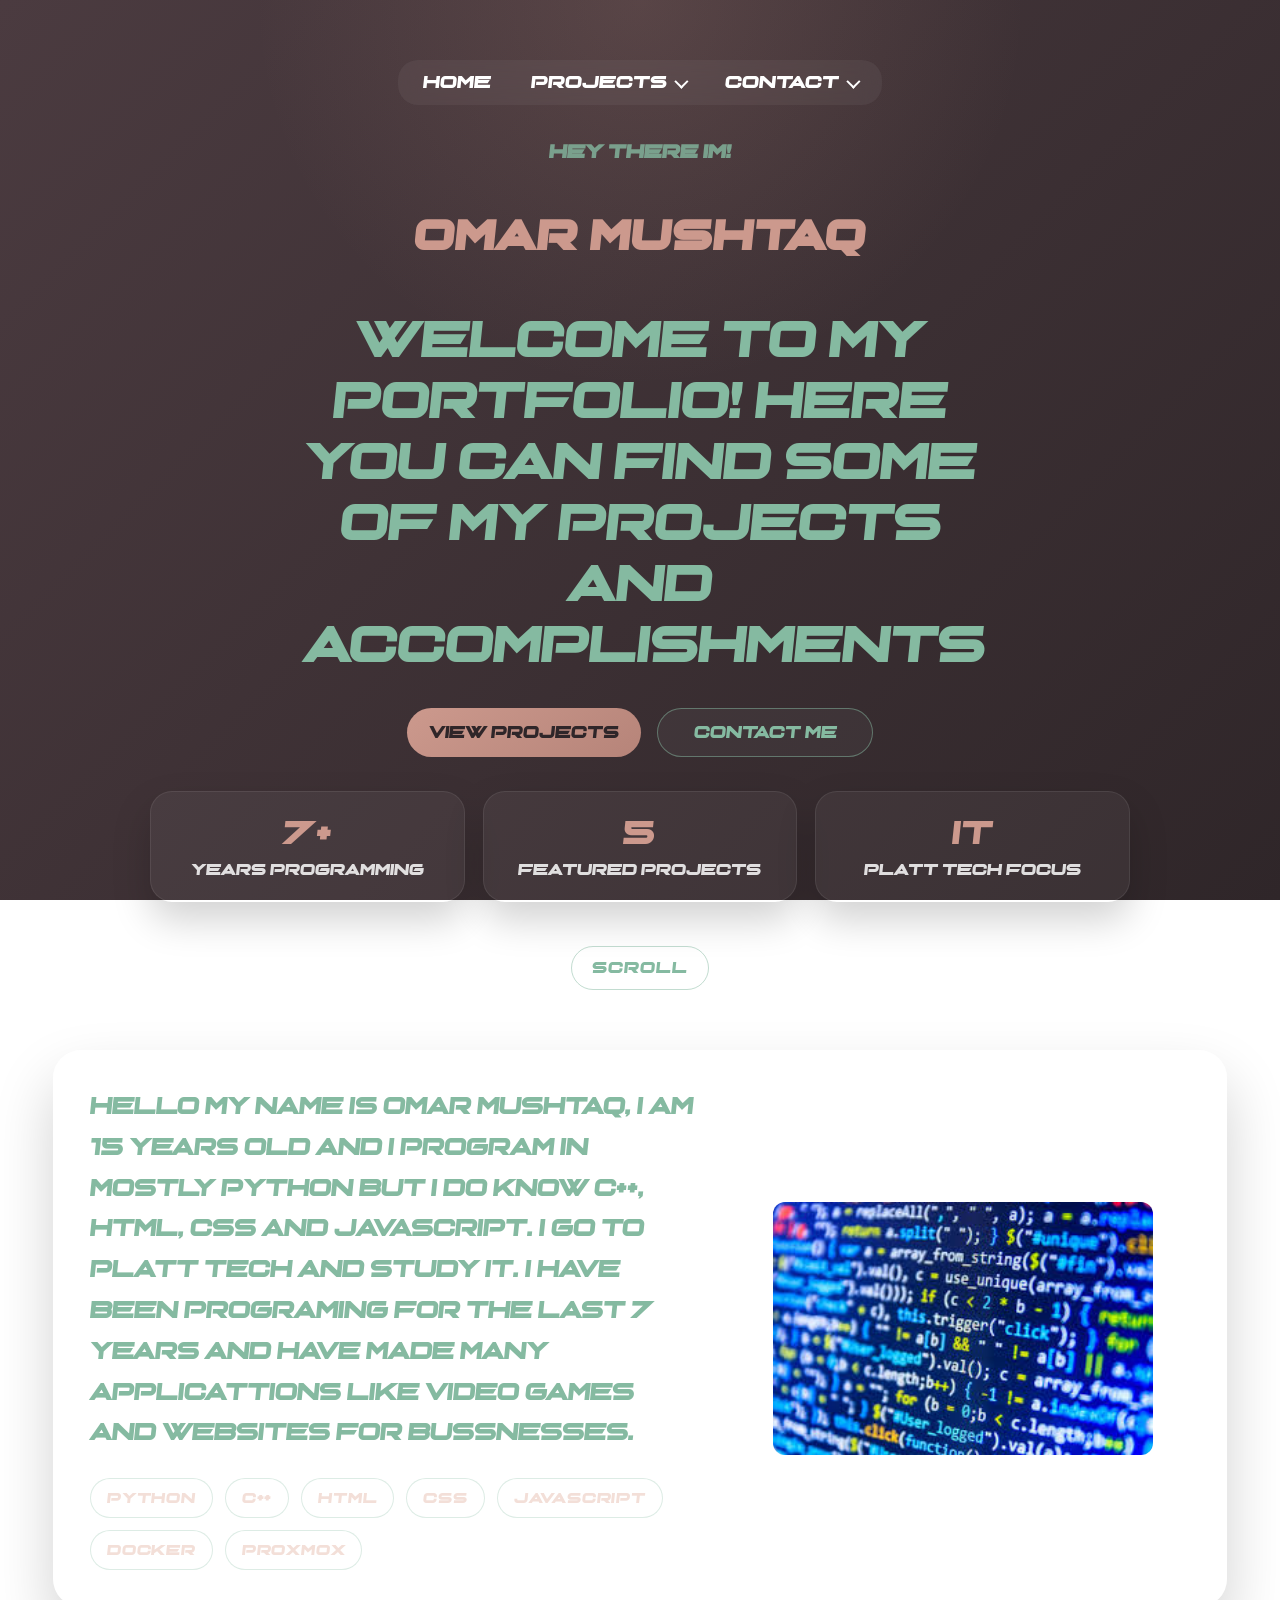
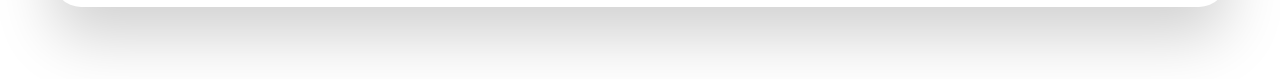
<file: index.html>
<!DOCTYPE html>
<html lang="en">
<head>
    <title>Omar Mushtaq Portfolio</title>
    <meta charset="UTF-8">
    <meta name="viewport" content="width=device-width, initial-scale=1.0">
    <link rel="stylesheet" href="styles.css">
</head>
<body>
<header id="home">
    <div>
        <nav class="navbar">
            <!-- Navigation is rendered from script.js so new sections can be added in one place. -->
            <ul id="navList"></ul>
        </nav>
    </div>
    <div class="header-content scroll-reveal" data-parallax-speed="0.18">
        <h3 class="active">Hey there im!</h3>
        <h1>Omar Mushtaq</h1>
        <p id="intro">Welcome to my portfolio! Here you can find some of my projects and accomplishments</p>
        <div class="hero-actions" id="heroActions"></div>
        <div class="hero-stats" id="heroStats"></div>
        <a class="scroll-cue" href="#about">Scroll</a>
    </div>
</header>
<main id="about">
    <div class="imgP scroll-reveal" data-parallax-speed="0.1">
        <div class="about-copy">
            <p id="mainInfo">Hello My name is Omar Mushtaq, I am 15 years old and I program in mostly python but I do know
                c++, HTML, Css and Javascript. I go to Platt Tech and study IT. I have been programing for the last 7 years
                and have made many applicattions like video games and websites for bussnesses.</p>
            <div class="skill-strip" id="skillStrip" aria-label="Skills and tools"></div>
        </div>
        <img src="./images/codeImage.jpg" alt="Womp Womp" id="omarImage">
    </div>
</main>
<script src="script.js" defer></script>
</body>
</html>
</file>
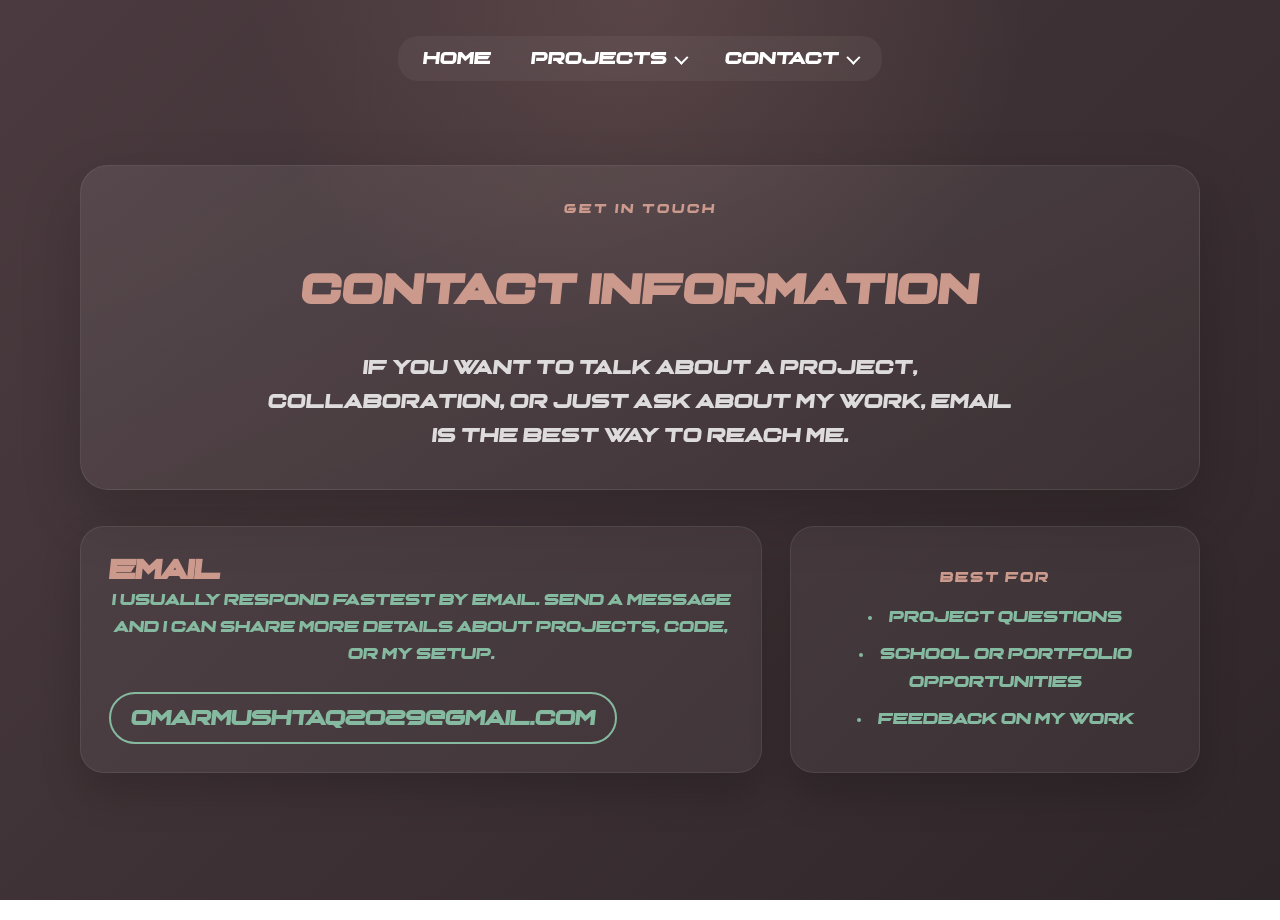
<file: contacts/index.html>
<!DOCTYPE html>
<html lang="en">
    <head>
        <title>Omar Mushtaq Portfolio</title>
        <meta charset="UTF-8">
        <meta name="viewport" content="width=device-width, initial-scale=1.0">
        <title>Page Title</title>
        <link rel="stylesheet" href="../styles.css">
    </head>
    <body>
        <div class = "navbar-container">
            <nav class="navbar">
                <ul>
                    <li><a href="../">Home</a></li>
                    <li class="dropdown">
                        <a href="../projects/" class="dropdown-toggle">Projects</a>
                        <ul class="dropdown-menu">
                            <li><a href="../projects/">All Projects</a></li>
                            <li><a href="../projects/pennyDoubler/">Penny Doubler</a></li>
                            <li><a href="../projects/proxmoxProject/">Proxmox</a></li>
                            <li><a href="../projects/guacamole/">Guacamole</a></li>
                            <li><a href="../projects/portainer/">Portainer</a></li>
                            <li><a href="../projects/heimdal/">Heimdal</a></li>
                            <li><a href="../projects/itTools/">IT Tools</a></li>
                        </ul>
                    </li>
                    <li class="dropdown">
                        <a href="./" class="dropdown-toggle active">Contact</a>
                        <ul class="dropdown-menu">
                            <li><a href="./">Contact Page</a></li>
                            <li><a href="mailto:omarmushtaq2029@gmail.com">Email Me</a></li>
                        </ul>
                    </li>
                </ul>
            </nav>
        </div>
        <main class="page-shell">
            <section class="page-hero scroll-reveal">
                <p class="eyebrow">Get In Touch</p>
                <h1>Contact Information</h1>
                <p class="page-lead">If you want to talk about a project, collaboration, or just ask about my work, email is the best way to reach me.</p>
            </section>
            <section class="contact-layout scroll-reveal">
                <article class="contact-card">
                    <h2>Email</h2>
                    <p>I usually respond fastest by email. Send a message and I can share more details about projects, code, or my setup.</p>
                    <a href="mailto:omarmushtaq2029@gmail.com" id = "emailLink" rel="noopener noreferrer">omarmushtaq2029@gmail.com</a>
                </article>
                <aside class="contact-note">
                    <p class="contact-note-label">Best for</p>
                    <ul class="contact-points">
                        <li>Project questions</li>
                        <li>School or portfolio opportunities</li>
                        <li>Feedback on my work</li>
                    </ul>
                </aside>
            </section>
        </main>
        <script src="../script.js" defer></script>
    </body>
</html>
</file>
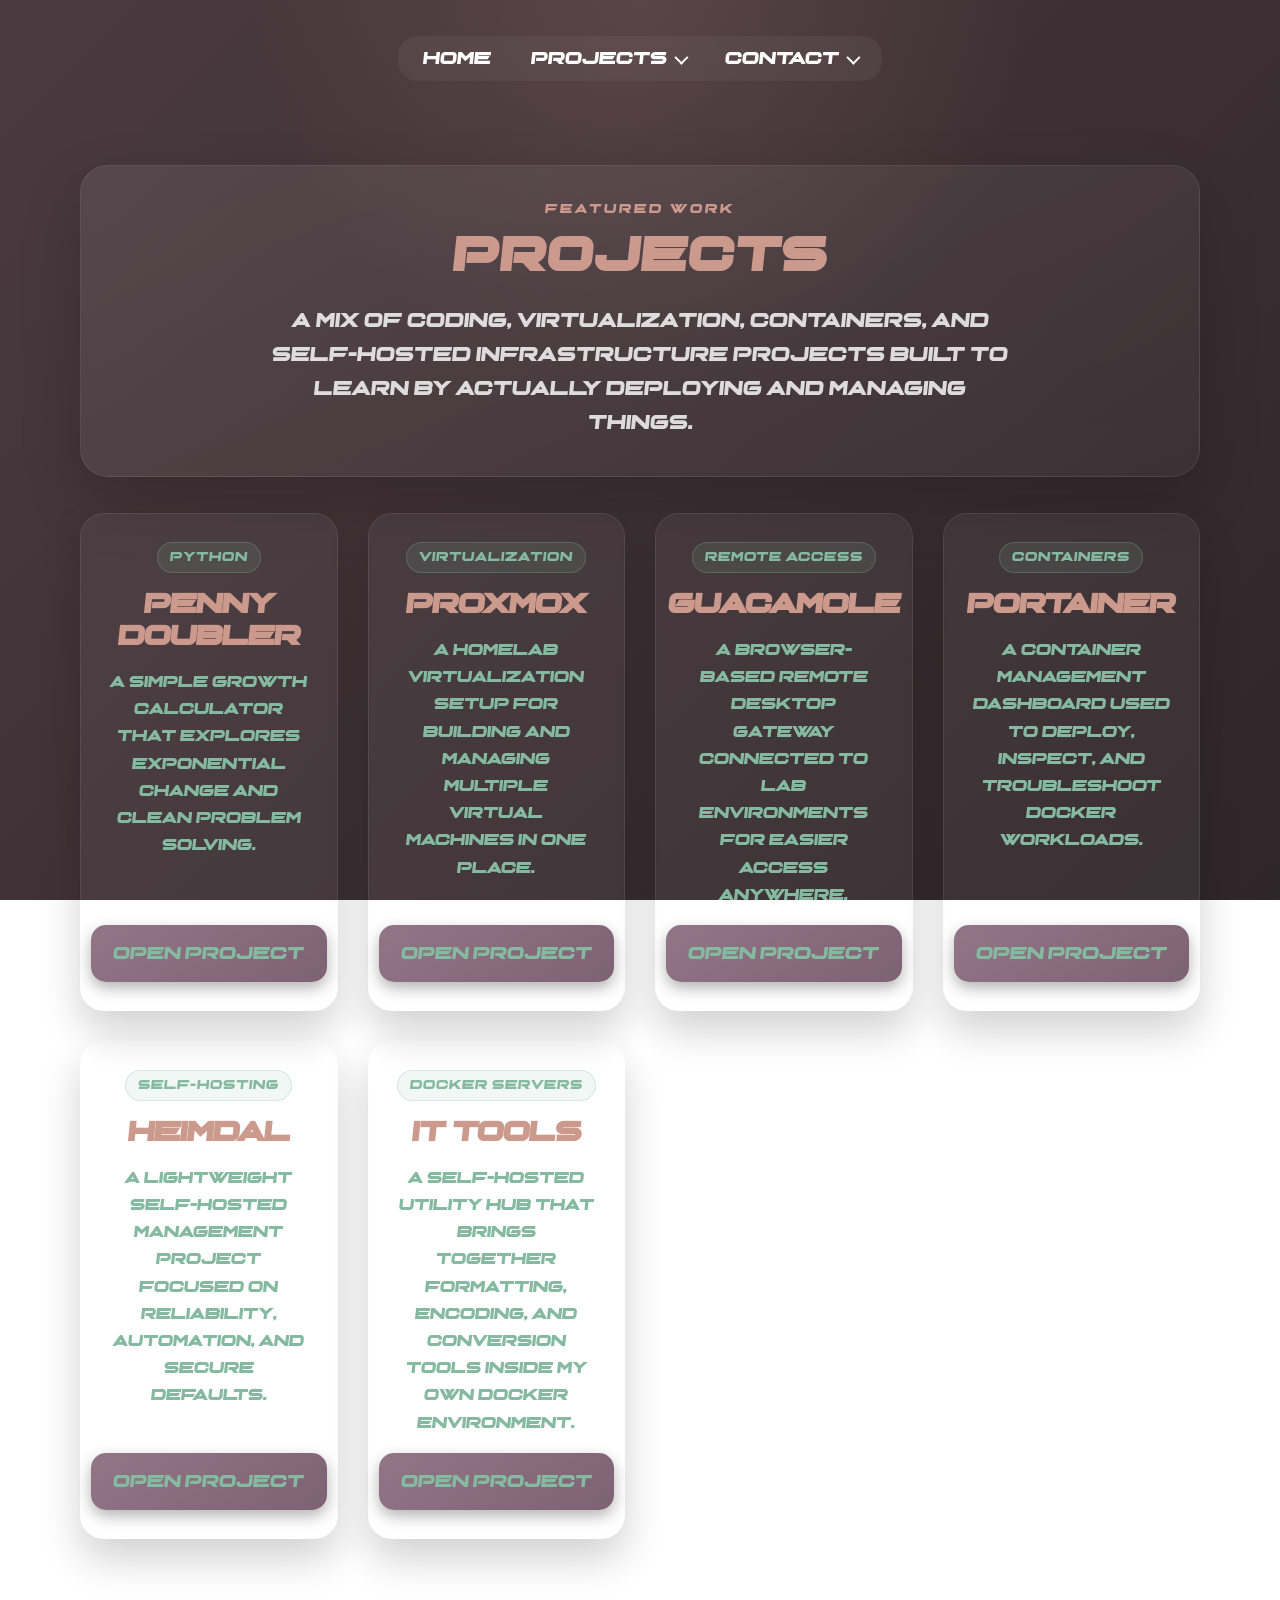
<file: projects/index.html>
<!DOCTYPE html>
<html lang="en">
<head>
    <title>Omar Mushtaq Portfolio</title>
    <meta charset="UTF-8">
    <meta name="viewport" content="width=device-width, initial-scale=1.0">
    <title>Page Title</title>
    <link rel="stylesheet" href="../styles.css">
</head>
<body>
<div class="navbar-container">
    <nav class="navbar">
        <ul>
            <li><a href="../">Home</a></li>
            <li class="dropdown">
                <a href="./" class="dropdown-toggle active">Projects</a>
                <ul class="dropdown-menu">
                    <li><a href="./">All Projects</a></li>
                    <li><a href="./pennyDoubler/">Penny Doubler</a></li>
                    <li><a href="./proxmoxProject/">Proxmox</a></li>
                    <li><a href="./guacamole/">Guacamole</a></li>
                    <li><a href="./portainer/">Portainer</a></li>
                            <li><a href="./heimdal/">Heimdal</a></li>
                            <li><a href="./itTools/">IT Tools</a></li>
                </ul>
            </li>
            <li class="dropdown">
                <a href="../contacts/" class="dropdown-toggle">Contact</a>
                <ul class="dropdown-menu">
                    <li><a href="../contacts/">Contact Page</a></li>
                    <li><a href="mailto:omarmushtaq2029@gmail.com">Email Me</a></li>
                </ul>
            </li>
        </ul>
    </nav>
</div>
<main class="page-shell">
    <section class="page-hero scroll-reveal">
        <p class="eyebrow">Featured Work</p>
        <h1 id="projectsHeader">Projects</h1>
        <p class="page-lead">A mix of coding, virtualization, containers, and self-hosted infrastructure projects built to learn by actually deploying and managing things.</p>
    </section>
    <section class="project-grid scroll-reveal">
        <article class="project-card">
            <span class="project-tag">Python</span>
            <h2>Penny Doubler</h2>
            <p>A simple growth calculator that explores exponential change and clean problem solving.</p>
            <a class="projectButton" href="./pennyDoubler/">Open Project</a>
        </article>
        <article class="project-card">
            <span class="project-tag">Virtualization</span>
            <h2>Proxmox</h2>
            <p>A homelab virtualization setup for building and managing multiple virtual machines in one place.</p>
            <a class="projectButton" href="./proxmoxProject/">Open Project</a>
        </article>
        <article class="project-card">
            <span class="project-tag">Remote Access</span>
            <h2 id = "guacID">Guacamole</h2>
            <p>A browser-based remote desktop gateway connected to lab environments for easier access anywhere.</p>
            <a class="projectButton" href="./guacamole/">Open Project</a>
        </article>
        <article class="project-card">
            <span class="project-tag">Containers</span>
            <h2>Portainer</h2>
            <p>A container management dashboard used to deploy, inspect, and troubleshoot Docker workloads.</p>
            <a class="projectButton" href="./portainer/">Open Project</a>
        </article>
        <article class="project-card">
            <span class="project-tag">Self-Hosting</span>
            <h2>Heimdal</h2>
            <p>A lightweight self-hosted management project focused on reliability, automation, and secure defaults.</p>
            <a class="projectButton" href="./heimdal/">Open Project</a>
        </article>
        <article class="project-card">
            <span class="project-tag">Docker Servers</span>
            <h2>IT Tools</h2>
            <p>A self-hosted utility hub that brings together formatting, encoding, and conversion tools inside my own Docker environment.</p>
            <a class="projectButton" href="./itTools/">Open Project</a>
        </article>
    </section>
</main>
<script src="../script.js" defer></script>
</body>
</html>
</file>
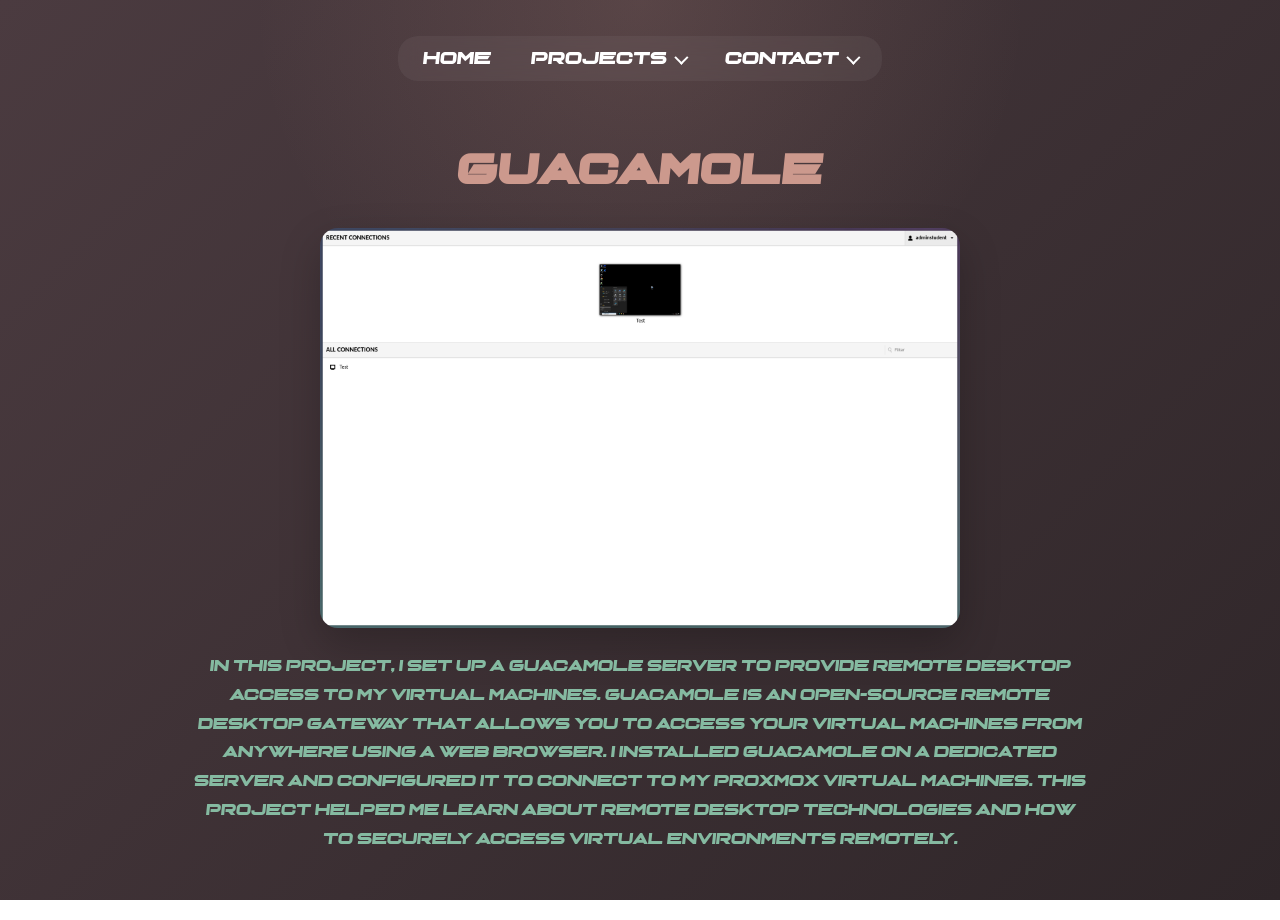
<file: projects/guacamole/index.html>
<!DOCTYPE html>
<html lang="en">
    <head>
        <title>Omar Mushtaq Portfolio</title>
        <meta charset="UTF-8">
        <meta name="viewport" content="width=device-width, initial-scale=1.0">
        <title>Page Title</title>
        <link rel="stylesheet" href="../../styles.css">
    </head>
    <body>
        <div class = "navbar-container">
            <nav class="navbar">
                <ul>
                    <li><a href="../../index.html">Home</a></li>
                    <li class="dropdown">
                        <a href="../" class="dropdown-toggle active">Projects</a>
                        <ul class="dropdown-menu">
                            <li><a href="../">All Projects</a></li>
                            <li><a href="../pennyDoubler/">Penny Doubler</a></li>
                            <li><a href="../proxmoxProject/">Proxmox</a></li>
                            <li><a href="../guacamole/">Guacamole</a></li>
                            <li><a href="../portainer/">Portainer</a></li>
                            <li><a href="../heimdal/">Heimdal</a></li>
                            <li><a href="../itTools/">IT Tools</a></li>
                        </ul>
                    </li>
                    <li class="dropdown">
                        <a href="../../contacts/index.html" class="dropdown-toggle">Contact</a>
                        <ul class="dropdown-menu">
                            <li><a href="../../contacts/index.html">Contact Page</a></li>
                            <li><a href="mailto:omarmushtaq2029@gmail.com">Email Me</a></li>
                        </ul>
                    </li>
                </ul>
            </nav>
        </div>
        <!-- Your visible content goes here -->
        <h1>Guacamole</h1>
        <img src = "../../images/guacamole.png" alt="Guacamole Image" id = "guacamoleImage" class = "projectImages">
        <p>In this project, I set up a Guacamole server to provide remote desktop access to my virtual machines. Guacamole is an open-source remote desktop gateway that allows you to access your virtual machines from anywhere using a web browser. I installed Guacamole on a dedicated server and configured it to connect to my Proxmox virtual machines. This project helped me learn about remote desktop technologies and how to securely access virtual environments remotely.</p>
        <script src="../../script.js" defer></script>
</html>
</file>
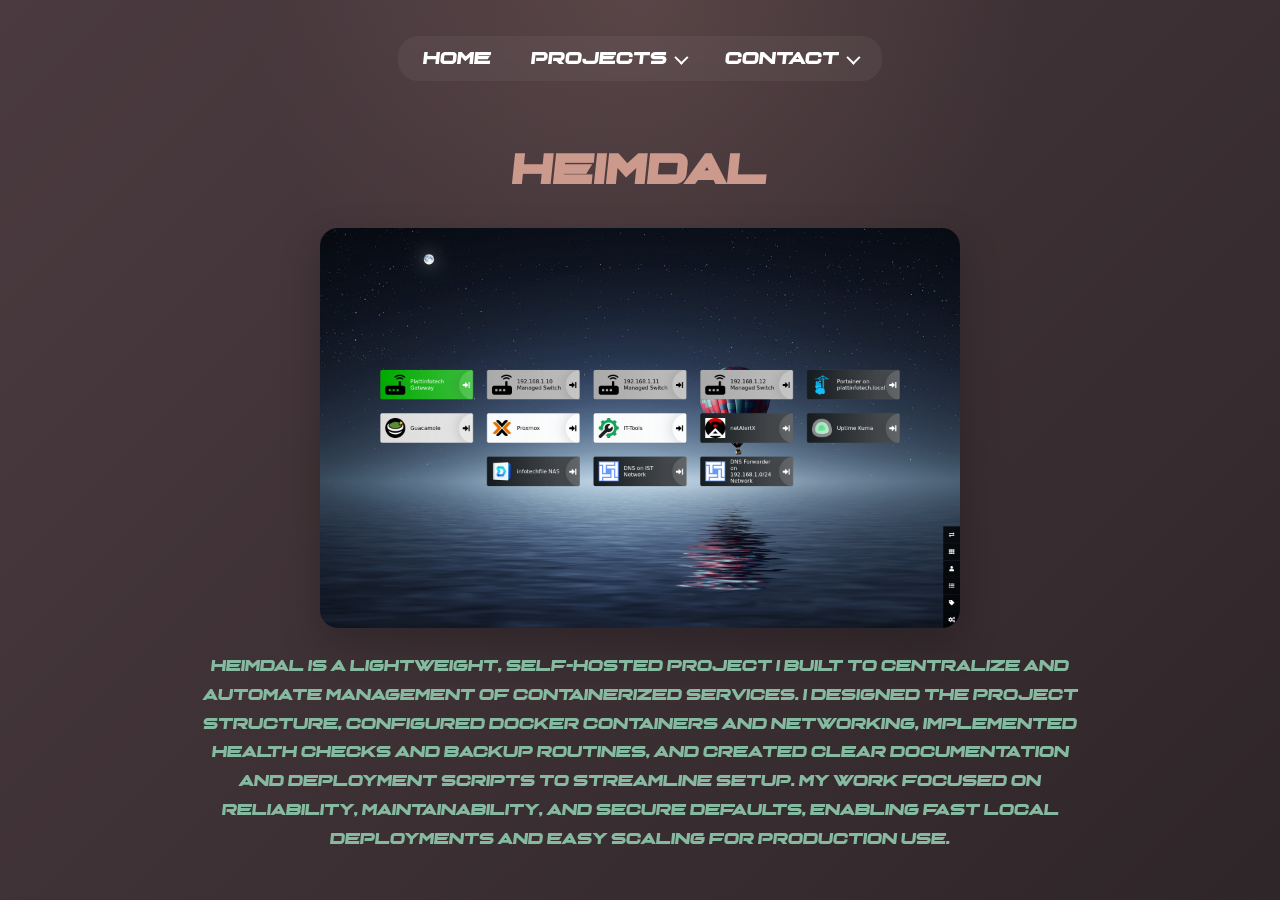
<file: projects/heimdal/index.html>
<!DOCTYPE html>
<html lang="en">
    <head>
        <title>Omar Mushtaq Portfolio</title>
        <meta charset="UTF-8">
        <meta name="viewport" content="width=device-width, initial-scale=1.0">
        <title>Page Title</title>
        <link rel="stylesheet" href="../../styles.css">
        
    </head>
    <body>
        <div class = "navbar-container">
            <nav class="navbar">
                <ul>
                    <li><a href="../../index.html">Home</a></li>
                    <li class="dropdown">
                        <a href="../" class="dropdown-toggle active">Projects</a>
                        <ul class="dropdown-menu">
                            <li><a href="../">All Projects</a></li>
                            <li><a href="../pennyDoubler/">Penny Doubler</a></li>
                            <li><a href="../proxmoxProject/">Proxmox</a></li>
                            <li><a href="../guacamole/">Guacamole</a></li>
                            <li><a href="../portainer/">Portainer</a></li>
                            <li><a href="../heimdal/">Heimdal</a></li>
                            <li><a href="../itTools/">IT Tools</a></li>
                        </ul>
                    </li>
                    <li class="dropdown">
                        <a href="../../contacts/index.html" class="dropdown-toggle">Contact</a>
                        <ul class="dropdown-menu">
                            <li><a href="../../contacts/index.html">Contact Page</a></li>
                            <li><a href="mailto:omarmushtaq2029@gmail.com">Email Me</a></li>
                        </ul>
                    </li>
                </ul>
            </nav>
        </div>
        
        <!-- Your visible content goes here -->
         <h1>Heimdal</h1>
        <img src = "../../images/heimdal.png" alt="Heimdal " id = "heimdalImage" class = "projectImages">
        <p>Heimdal is a lightweight, self-hosted project I built to centralize and automate management of containerized services. I designed the project structure, configured Docker containers and networking, implemented health checks and backup routines, and created clear documentation and deployment scripts to streamline setup. My work focused on reliability, maintainability, and secure defaults, enabling fast local deployments and easy scaling for production use.</p>
        <script src="../../script.js" defer></script>
    </body>
</html>
</file>
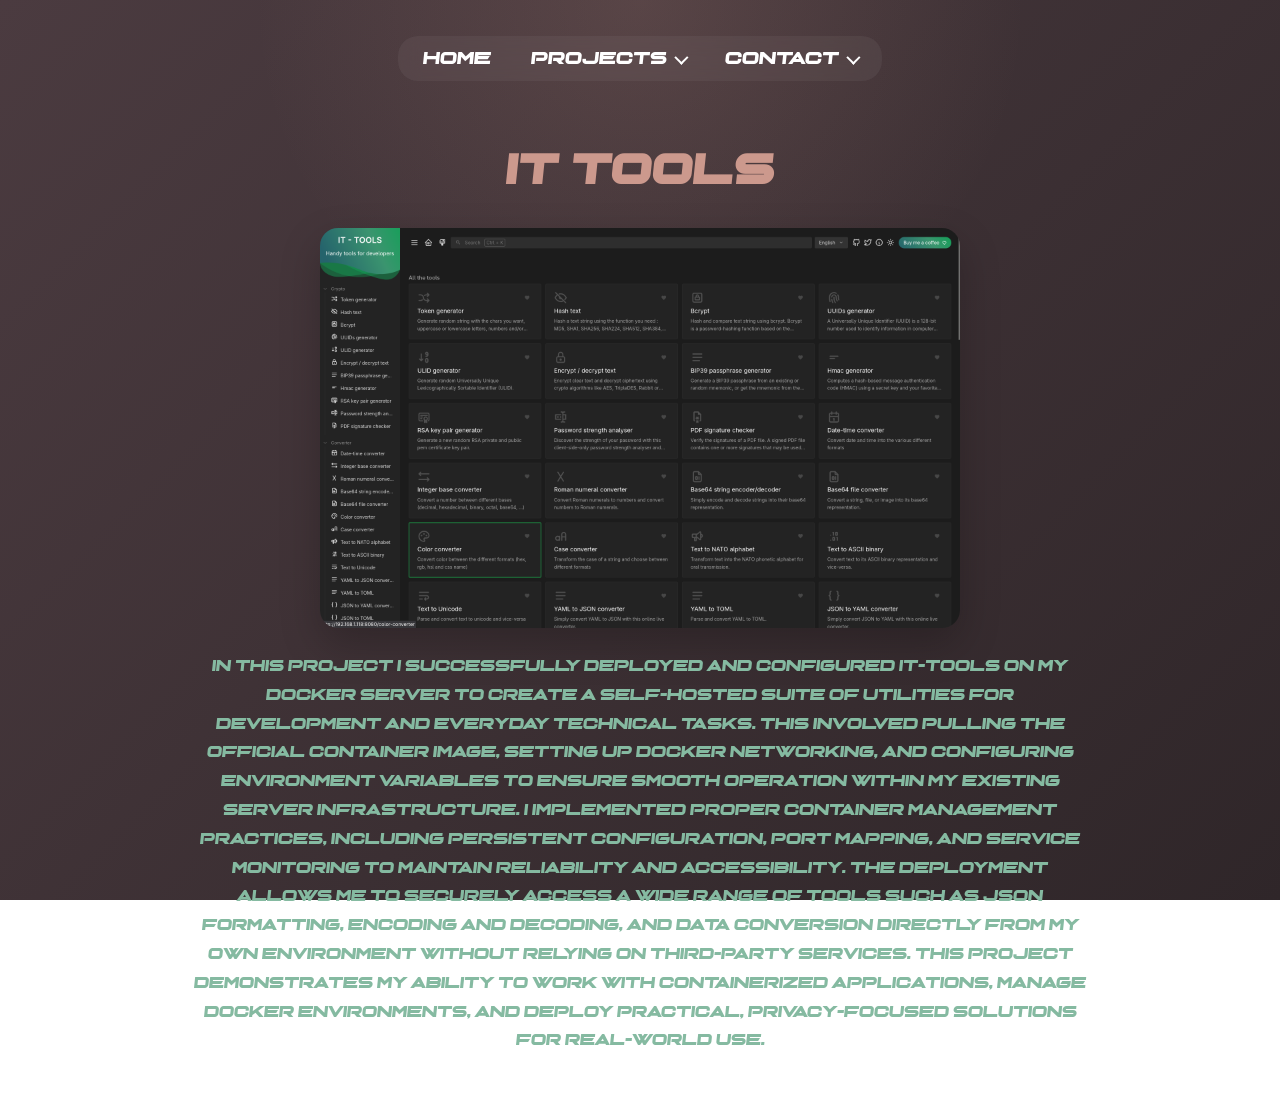
<file: projects/itTools/index.html>
<!DOCTYPE html>
<html lang="en">
    <head>
        <title>Omar Mushtaq Portfolio</title>
        <meta charset="UTF-8">
        <meta name="viewport" content="width=device-width, initial-scale=1.0">
        <title>Page Title</title>
        <link rel="stylesheet" href="../../styles.css">
    </head>
    <body>
        <div class="navbar-container">
            <nav class="navbar">
                <ul>
                    <li><a href="../../index.html">Home</a></li>
                    <li class="dropdown">
                        <a href="../" class="dropdown-toggle active">Projects</a>
                        <ul class="dropdown-menu">
                            <li><a href="../">All Projects</a></li>
                            <li><a href="../pennyDoubler/">Penny Doubler</a></li>
                            <li><a href="../proxmoxProject/">Proxmox</a></li>
                            <li><a href="../guacamole/">Guacamole</a></li>
                            <li><a href="../portainer/">Portainer</a></li>
                            <li><a href="../heimdal/">Heimdal</a></li>
                            <li><a href="../itTools/">IT Tools</a></li>
                        </ul>
                    </li>
                    <li class="dropdown">
                        <a href="../../contacts/index.html" class="dropdown-toggle">Contact</a>
                        <ul class="dropdown-menu">
                            <li><a href="../../contacts/index.html">Contact Page</a></li>
                            <li><a href="mailto:omarmushtaq2029@gmail.com">Email Me</a></li>
                        </ul>
                    </li>
                </ul>
            </nav>
        </div>

        <h1>IT Tools</h1>
        <img src="../../images/itTools.png" alt="IT Tools" id="itImage" class="projectImages">
        <p id="itP">In this project I successfully deployed and configured IT-Tools on my Docker server to create a self-hosted suite of utilities for development and everyday technical tasks. This involved pulling the official container image, setting up Docker networking, and configuring environment variables to ensure smooth operation within my existing server infrastructure.

            I implemented proper container management practices, including persistent configuration, port mapping, and service monitoring to maintain reliability and accessibility. The deployment allows me to securely access a wide range of tools such as JSON formatting, encoding and decoding, and data conversion directly from my own environment without relying on third-party services.

            This project demonstrates my ability to work with containerized applications, manage Docker environments, and deploy practical, privacy-focused solutions for real-world use.</p>
        <script src="../../script.js" defer></script>
    </body>
</html>
</file>
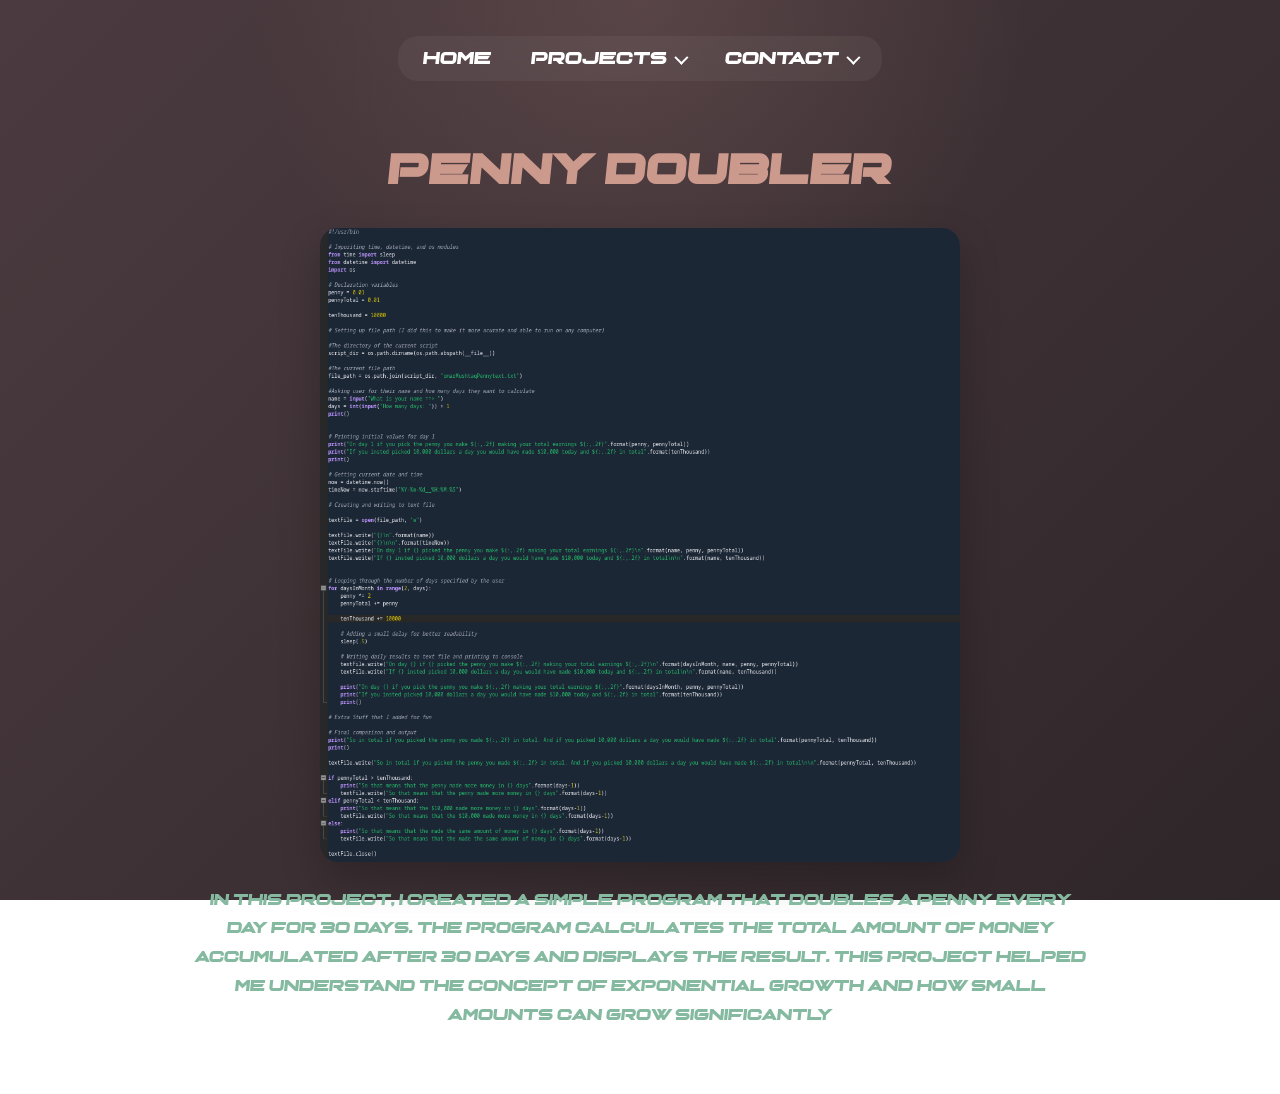
<file: projects/pennyDoubler/index.html>
<!DOCTYPE html>
<html lang="en">
    <head>
        <title>Omar Mushtaq Portfolio</title>
        <meta charset="UTF-8">
        <meta name="viewport" content="width=device-width, initial-scale=1.0">
        <title>Page Title</title>
        <link rel="stylesheet" href="../../styles.css">
    </head>
    <body>
        <div class = "navbar-container">
            <nav class="navbar">
                <ul>
                    <li><a href="../../index.html">Home</a></li>
                    <li class="dropdown">
                        <a href="../" class="dropdown-toggle active">Projects</a>
                        <ul class="dropdown-menu">
                            <li><a href="../">All Projects</a></li>
                            <li><a href="../pennyDoubler/">Penny Doubler</a></li>
                            <li><a href="../proxmoxProject/">Proxmox</a></li>
                            <li><a href="../guacamole/">Guacamole</a></li>
                            <li><a href="../portainer/">Portainer</a></li>
                            <li><a href="../heimdal/">Heimdal</a></li>
                            <li><a href="../itTools/">IT Tools</a></li>
                        </ul>
                    </li>
                    <li class="dropdown">
                        <a href="../../contacts/index.html" class="dropdown-toggle">Contact</a>
                        <ul class="dropdown-menu">
                            <li><a href="../../contacts/index.html">Contact Page</a></li>
                            <li><a href="mailto:omarmushtaq2029@gmail.com">Email Me</a></li>
                        </ul>
                    </li>
                </ul>
            </nav>
        </div>
        
        <!-- Your visible content goes here -->
        <h1>Penny Doubler</h1>
        <img src = "../../images/Penny.png" alt="Penny Doubler " id = "pennyImage" class = "projectImages">
        <p>In this project, I created a simple program that doubles a penny every day for 30 days. The program calculates the total amount of money accumulated after 30 days and displays the result. This project helped me understand the concept of exponential growth and how small amounts can grow significantly</p>
        <script src="../../script.js" defer></script>
    </body>
</html>
</file>
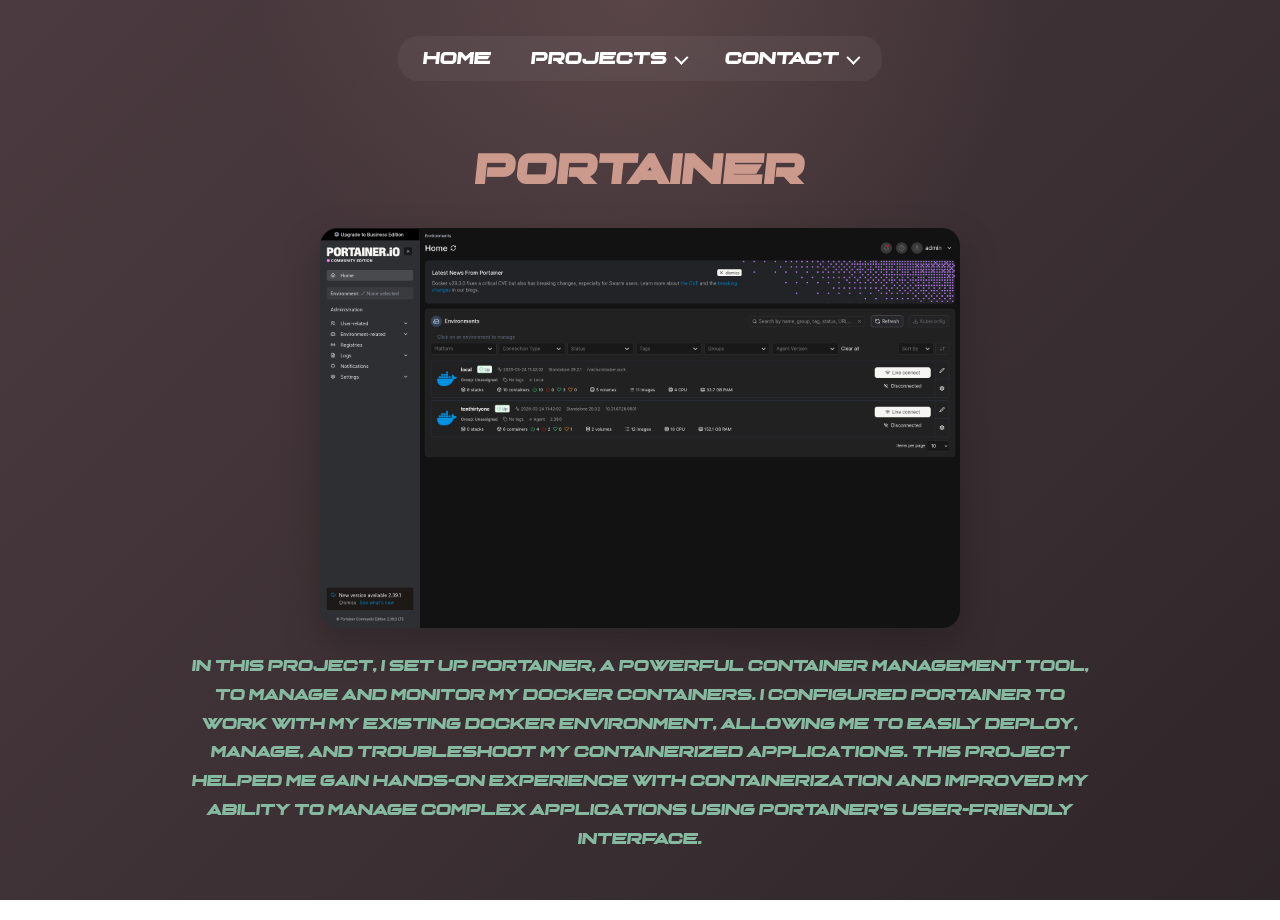
<file: projects/portainer/index.html>
<!DOCTYPE html>
<html lang="en">
    <head>
        <title>Omar Mushtaq Portfolio</title>
        <meta charset="UTF-8">
        <meta name="viewport" content="width=device-width, initial-scale=1.0">
        <title>Page Title</title>
        <link rel="stylesheet" href="../../styles.css">
    </head>
    <body>
        <div class = "navbar-container">
            <nav class="navbar">
                <ul>
                    <li><a href="../../index.html">Home</a></li>
                    <li class="dropdown">
                        <a href="../" class="dropdown-toggle active">Projects</a>
                        <ul class="dropdown-menu">
                            <li><a href="../">All Projects</a></li>
                            <li><a href="../pennyDoubler/">Penny Doubler</a></li>
                            <li><a href="../proxmoxProject/">Proxmox</a></li>
                            <li><a href="../guacamole/">Guacamole</a></li>
                            <li><a href="../portainer/">Portainer</a></li>
                            <li><a href="../heimdal/">Heimdal</a></li>
                            <li><a href="../itTools/">IT Tools</a></li>
                        </ul>
                    </li>
                    <li class="dropdown">
                        <a href="../../contacts/index.html" class="dropdown-toggle">Contact</a>
                        <ul class="dropdown-menu">
                            <li><a href="../../contacts/index.html">Contact Page</a></li>
                            <li><a href="mailto:omarmushtaq2029@gmail.com">Email Me</a></li>
                        </ul>
                    </li>
                </ul>
            </nav>
        </div>
        
        <!-- Your visible content goes here -->
        <h1>Portainer</h1>
        <img src = "../../images/portainer.png" alt="Portainer " id = "portainerImage" class = "projectImages">
        <p>In this project, I set up Portainer, a powerful container management tool, to manage and monitor my Docker containers. I configured Portainer to work with my existing Docker environment, allowing me to easily deploy, manage, and troubleshoot my containerized applications. This project helped me gain hands-on experience with containerization and improved my ability to manage complex applications using Portainer's user-friendly interface.</p>
        <script src="../../script.js" defer></script>
    </body>
</html>
</file>
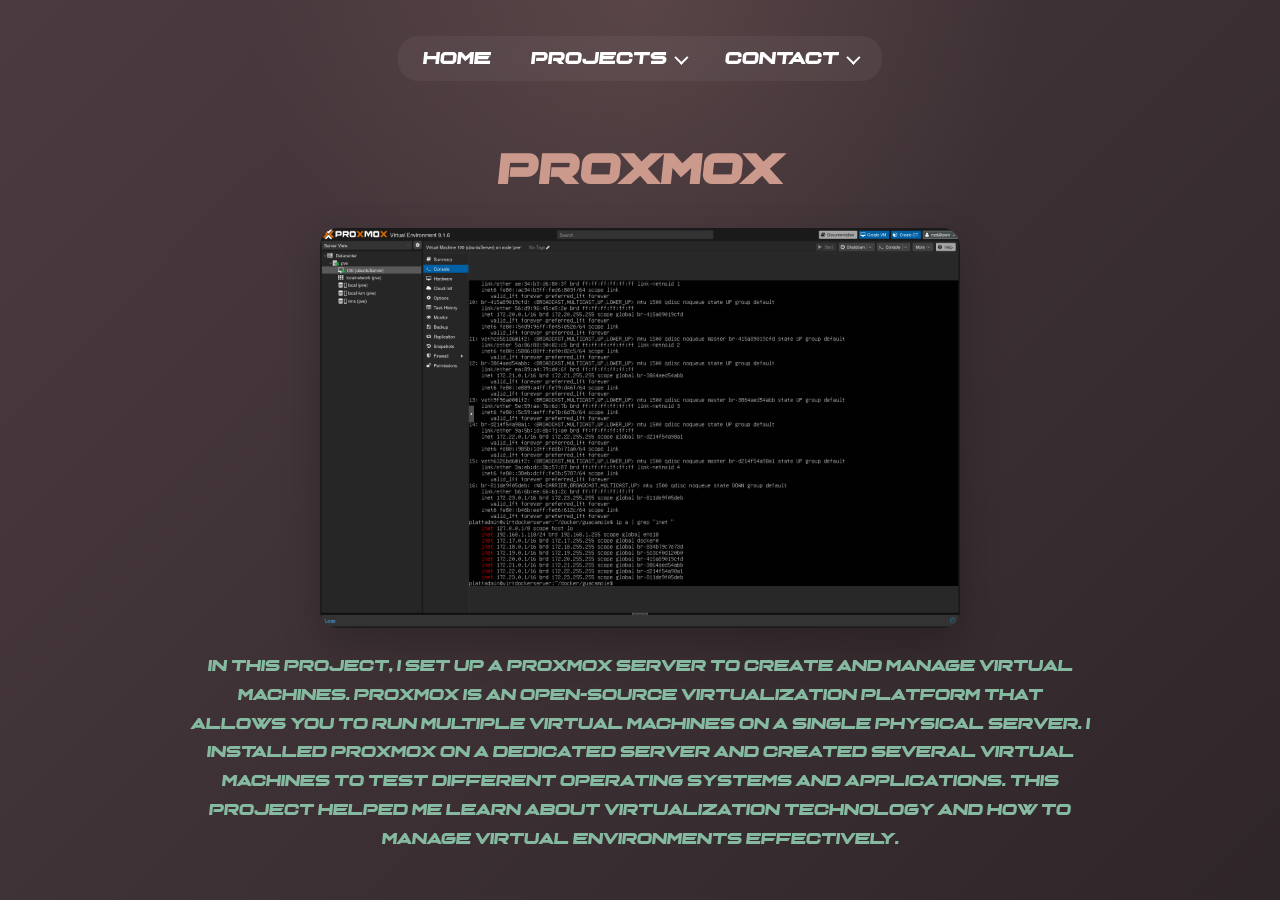
<file: projects/proxmoxProject/index.html>
<!DOCTYPE html>
<html lang="en">
    <head>
        <title>Omar Mushtaq Portfolio</title>
        <meta charset="UTF-8">
        <meta name="viewport" content="width=device-width, initial-scale=1.0">
        <title>Page Title</title>
        <link rel="stylesheet" href="../../styles.css">
    </head>
    <body>
        <div class = "navbar-container">
            <nav class="navbar">
                <ul>
                    <li><a href="../../index.html">Home</a></li>
                    <li class="dropdown">
                        <a href="../" class="dropdown-toggle active">Projects</a>
                        <ul class="dropdown-menu">
                            <li><a href="../">All Projects</a></li>
                            <li><a href="../pennyDoubler/">Penny Doubler</a></li>
                            <li><a href="../proxmoxProject/">Proxmox</a></li>
                            <li><a href="../guacamole/">Guacamole</a></li>
                            <li><a href="../portainer/">Portainer</a></li>
                            <li><a href="../heimdal/">Heimdal</a></li>
                            <li><a href="../itTools/">IT Tools</a></li>
                        </ul>
                    </li>
                    <li class="dropdown">
                        <a href="../../contacts/index.html" class="dropdown-toggle">Contact</a>
                        <ul class="dropdown-menu">
                            <li><a href="../../contacts/index.html">Contact Page</a></li>
                            <li><a href="mailto:omarmushtaq2029@gmail.com">Email Me</a></li>
                        </ul>
                    </li>
                </ul>
            </nav>
        </div>
        <!-- Your visible content goes here -->
        <h1>Proxmox</h1>
        <img src = "../../images/proxmox.png" alt="Proxmox Image" id = "proxmoxImage" class = "projectImages">
        <p>In this project, I set up a Proxmox server to create and manage virtual machines. Proxmox is an open-source virtualization platform that allows you to run multiple virtual machines on a single physical server. I installed Proxmox on a dedicated server and created several virtual machines to test different operating systems and applications. This project helped me learn about virtualization technology and how to manage virtual environments effectively.</p>
        <script src="../../script.js" defer></script>
    </body>
</html>
</file>
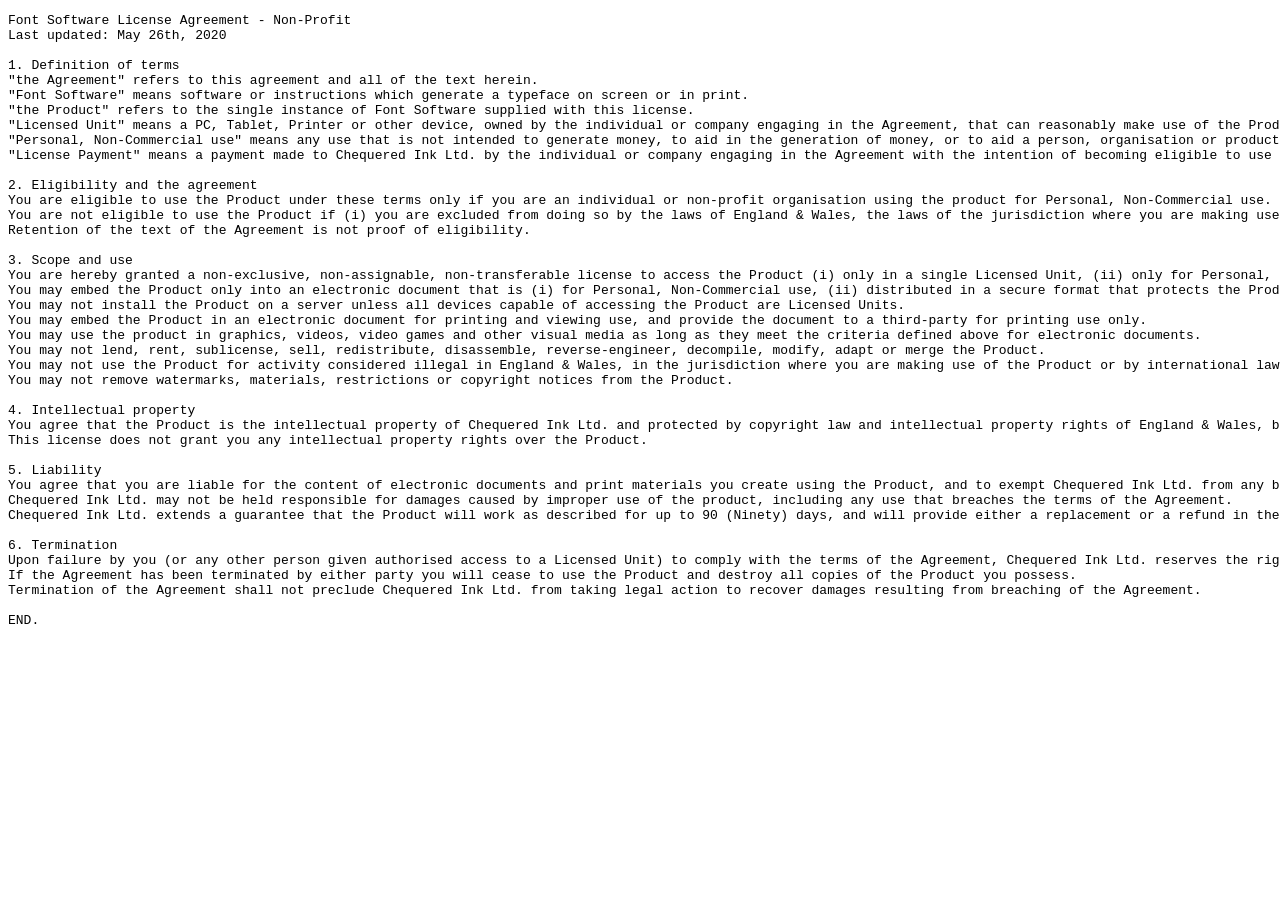
<file: fonts/retimoa/FSLA_NonCommercial_License.html>
<!DOCTYPE html>
<html>
<head>
<title>Font Software License Agreement - Non-Commercial</title>
</head>
<body>
<pre>
Font Software License Agreement - Non-Profit
Last updated: May 26th, 2020

1. Definition of terms
"the Agreement" refers to this agreement and all of the text herein.
"Font Software" means software or instructions which generate a typeface on screen or in print.
"the Product" refers to the single instance of Font Software supplied with this license.
"Licensed Unit" means a PC, Tablet, Printer or other device, owned by the individual or company engaging in the Agreement, that can reasonably make use of the Product.
"Personal, Non-Commercial use" means any use that is not intended to generate money, to aid in the generation of money, or to aid a person, organisation or product with the aim of commercial success.
"License Payment" means a payment made to Chequered Ink Ltd. by the individual or company engaging in the Agreement with the intention of becoming eligible to use the Product.

2. Eligibility and the agreement
You are eligible to use the Product under these terms only if you are an individual or non-profit organisation using the product for Personal, Non-Commercial use.
You are not eligible to use the Product if (i) you are excluded from doing so by the laws of England & Wales, the laws of the jurisdiction where you are making use of the Product, or by international law, (ii) you intend to use the Product for criminal activity, (iii) you fail to meet the eligibility criteria above, or (iv) the Agreement has been previously terminated by Chequered Ink Ltd.
Retention of the text of the Agreement is not proof of eligibility.

3. Scope and use
You are hereby granted a non-exclusive, non-assignable, non-transferable license to access the Product (i) only in a single Licensed Unit, (ii) only for Personal, Non-Commercial use, and (iii) subject to the terms and conditions of the Agreement.
You may embed the Product only into an electronic document that is (i) for Personal, Non-Commercial use, (ii) distributed in a secure format that protects the Product from extraction, (iii) not designed to serve the same function as the product, i.e. the document must not allow end-users to use glyphs from the Product for use in their own documents.
You may not install the Product on a server unless all devices capable of accessing the Product are Licensed Units.
You may embed the Product in an electronic document for printing and viewing use, and provide the document to a third-party for printing use only.
You may use the product in graphics, videos, video games and other visual media as long as they meet the criteria defined above for electronic documents.
You may not lend, rent, sublicense, sell, redistribute, disassemble, reverse-engineer, decompile, modify, adapt or merge the Product.
You may not use the Product for activity considered illegal in England & Wales, in the jurisdiction where you are making use of the Product or by international law.
You may not remove watermarks, materials, restrictions or copyright notices from the Product.

4. Intellectual property
You agree that the Product is the intellectual property of Chequered Ink Ltd. and protected by copyright law and intellectual property rights of England & Wales, by the copyright law and intellectual property rights of other nations and by international treaties.
This license does not grant you any intellectual property rights over the Product.

5. Liability
You agree that you are liable for the content of electronic documents and print materials you create using the Product, and to exempt Chequered Ink Ltd. from any blame following your own illegal use of the Product.
Chequered Ink Ltd. may not be held responsible for damages caused by improper use of the product, including any use that breaches the terms of the Agreement.
Chequered Ink Ltd. extends a guarantee that the Product will work as described for up to 90 (Ninety) days, and will provide either a replacement or a refund in the event that the Product demonstrably ceases to function. The maximum refund Chequered Ink Ltd. will pay will not exceed the original License Payment.

6. Termination
Upon failure by you (or any other person given authorised access to a Licensed Unit) to comply with the terms of the Agreement, Chequered Ink Ltd. reserves the right to terminate the Agreement.
If the Agreement has been terminated by either party you will cease to use the Product and destroy all copies of the Product you possess.
Termination of the Agreement shall not preclude Chequered Ink Ltd. from taking legal action to recover damages resulting from breaching of the Agreement.

END.
</pre>
</body>
</html>
</file>
<file: styles.css>
/* ===== Font ===== */
@font-face {
    font-family: 'retimoa';
    src: url("fonts/retimoa/Retimoa.otf") format('opentype');
    font-display: swap;
}

/* ===== Global ===== */
p{
    text-align: center;
    margin: 20px;
}

html {
    scroll-behavior: smooth;
}

body {
    margin: 0;
    padding: 0;
    font-family: 'retimoa', sans-serif;
    color: #85BAA1;
    min-height: 100vh;
    overflow-x: hidden;

    background:
        radial-gradient(circle at top, rgba(204, 153, 141, 0.16), transparent 35%),
        linear-gradient(135deg, #4B3B40, #2f2629);
    background-attachment: fixed;
}

body.page-is-entering {
    opacity: 0;
    transform: translateY(16px);
    transition: opacity 0.45s ease, transform 0.45s ease;
}

body.page-is-entering.page-is-visible {
    opacity: 1;
    transform: translateY(0);
}

header {
    min-height: 100vh;
    padding: 24px 24px 60px;
    display: flex;
    flex-direction: column;
}

main {
    padding: 0 24px 72px;
}

.page-shell {
    max-width: 1120px;
    margin: 0 auto;
    padding: 36px 24px 72px;
}

.page-hero {
    margin: 32px auto 36px;
    padding: 36px;
    border: 1px solid rgba(255,255,255,0.08);
    border-radius: 28px;
    background: linear-gradient(160deg, rgba(255,255,255,0.08), rgba(255,255,255,0.03));
    box-shadow: 0 24px 60px rgba(0, 0, 0, 0.18);
    text-align: center;
}

.eyebrow {
    margin: 0 0 12px;
    color: #CC998d;
    letter-spacing: 3px;
    text-transform: uppercase;
    font-size: 13px;
}

.page-lead {
    max-width: 760px;
    margin: 20px auto 0;
    font-size: 20px;
    line-height: 1.7;
    color: rgba(255, 255, 255, 0.82);
}

/* ===== Headings ===== */
h1 {
    color: #CC998d;
    font-size: 42px;
    text-align: center;
    margin-top: 50px;
    letter-spacing: 2px;
    transition: color 0.3s ease, transform 0.3s ease, text-shadow 0.3s ease;
}

h3 {
    text-align: center;
    margin-top: 20px;
    opacity: 0.8;
    transition: color 0.3s ease, transform 0.3s ease, text-shadow 0.3s ease;
}

h1:hover,
h3:hover {
    color: #85BAA1;
    transform: translateY(-4px) scale(1.02);
    text-shadow: 0 10px 28px rgba(133, 186, 161, 0.18);
}

/* ===== Navbar ===== */
.navbar {
    display: flex;
    justify-content: center;
    margin-top: 20px;
    position: sticky;
    top: 16px;
    z-index: 10;
}

.navbar ul {
    list-style: none;
    display: flex;
    gap: 40px;
    padding: 12px 25px;
    align-items: center;

    /* glass effect */
    background: rgba(255,255,255,0.05);
    border-radius: 20px;
    backdrop-filter: blur(10px);
}

.navbar a {
    color: white;
    text-decoration: none;
    font-size: 18px;
    transition: all 0.3s ease;
}

.dropdown {
    position: relative;
}

.dropdown::after {
    content: "";
    position: absolute;
    left: 0;
    right: 0;
    top: 100%;
    height: 14px;
}

.dropdown-toggle {
    display: inline-flex;
    align-items: center;
    gap: 8px;
}

.dropdown-toggle::after {
    content: "";
    width: 8px;
    height: 8px;
    border-right: 2px solid currentColor;
    border-bottom: 2px solid currentColor;
    transform: rotate(45deg) translateY(-2px);
    transition: transform 0.3s ease;
}

.dropdown-menu {
    list-style: none;
    position: absolute;
    top: calc(100% + 6px);
    left: 50%;
    min-width: 220px;
    margin: 0;
    padding: 12px;
    border: 1px solid rgba(255,255,255,0.08);
    border-radius: 18px;
    background: rgba(47, 38, 41, 0.95);
    backdrop-filter: blur(16px);
    box-shadow: 0 18px 40px rgba(0, 0, 0, 0.28);
    opacity: 0;
    visibility: hidden;
    pointer-events: none;
    transform: translateX(-50%) translateY(10px);
    transition: opacity 0.25s ease, transform 0.25s ease, visibility 0.25s ease;
    z-index: 20;
}

.dropdown-menu li + li {
    margin-top: 6px;
}

.dropdown-menu a {
    display: block;
    padding: 10px 12px;
    border-radius: 12px;
    font-size: 16px;
    white-space: nowrap;
}

.dropdown:hover .dropdown-menu,
.dropdown:focus-within .dropdown-menu {
    opacity: 1;
    visibility: visible;
    pointer-events: auto;
    transform: translateX(-50%) translateY(0);
}

.dropdown:hover .dropdown-toggle::after,
.dropdown:focus-within .dropdown-toggle::after {
    transform: rotate(225deg) translateY(-1px);
}

.dropdown-menu a:hover,
.dropdown-menu a:focus-visible {
    background: rgba(133, 186, 161, 0.14);
    color: #CC998d;
    transform: none;
}

.navbar a:hover {
    color: #CC998d;
    transform: translateY(-2px);
}

/* ===== Intro ===== */
.header-content {
    margin: auto 0;
    transform: translateY(calc(var(--parallax-shift, 0px) * -0.18));
    will-change: transform;
}

#intro {
    font-size: 52px;
    text-align: center;
    margin: 48px auto 0;
    max-width: 14ch;
}

.hero-actions {
    margin-top: 32px;
    display: flex;
    justify-content: center;
    gap: 16px;
    flex-wrap: wrap;
}

.hero-button {
    display: inline-flex;
    align-items: center;
    justify-content: center;
    min-width: 170px;
    padding: 14px 22px;
    border-radius: 999px;
    text-decoration: none;
    font-size: 17px;
    transition: transform 0.3s ease, box-shadow 0.3s ease, background-color 0.3s ease, color 0.3s ease;
}

.hero-button:hover {
    transform: translateY(-4px);
    box-shadow: 0 14px 28px rgba(0, 0, 0, 0.24);
}

.hero-button-primary {
    background: linear-gradient(145deg, #CC998d, #b68479);
    color: #2f2629;
}

.hero-button-secondary {
    border: 1px solid rgba(133, 186, 161, 0.5);
    background: rgba(255, 255, 255, 0.04);
    color: #85BAA1;
}

.hero-stats {
    max-width: 980px;
    margin: 34px auto 0;
    display: grid;
    grid-template-columns: repeat(3, minmax(0, 1fr));
    gap: 18px;
}

.stat-card {
    padding: 22px 20px;
    display: flex;
    flex-direction: column;
    align-items: center;
    gap: 8px;
    background: rgba(255,255,255,0.05);
    border: 1px solid rgba(255,255,255,0.08);
    border-radius: 22px;
    backdrop-filter: blur(10px);
    box-shadow: 0 18px 38px rgba(0, 0, 0, 0.18);
}

.stat-value {
    font-size: 34px;
    color: #CC998d;
    letter-spacing: 1px;
}

.stat-label {
    font-size: 16px;
    text-align: center;
    color: rgba(255, 255, 255, 0.84);
}

#mainInfo {
    text-align: left;
    font-size: 24px;
    line-height: 1.7;
    margin: 0;
}

.about-copy {
    display: flex;
    flex-direction: column;
    gap: 24px;
}

.skill-strip {
    display: flex;
    flex-wrap: wrap;
    gap: 12px;
}

.skill-pill {
    display: inline-flex;
    align-items: center;
    padding: 10px 16px;
    border-radius: 999px;
    border: 1px solid rgba(133, 186, 161, 0.28);
    background: rgba(255, 255, 255, 0.06);
    color: #f3dfd8;
    font-size: 15px;
    letter-spacing: 0.8px;
    box-shadow: inset 0 1px 0 rgba(255, 255, 255, 0.08);
    transition: transform 0.25s ease, border-color 0.25s ease, background-color 0.25s ease;
}

.skill-pill:hover {
    transform: translateY(-3px);
    border-color: rgba(204, 153, 141, 0.55);
    background: rgba(204, 153, 141, 0.14);
}

.scroll-cue {
    display: block;
    width: fit-content;
    margin: 44px auto 0;
    padding: 12px 20px;
    border: 1px solid rgba(133, 186, 161, 0.5);
    border-radius: 999px;
    text-decoration: none;
    color: #85BAA1;
    letter-spacing: 1px;
    transition: transform 0.3s ease, background-color 0.3s ease, border-color 0.3s ease;
    animation: floatCue 2.4s ease-in-out infinite;
}

.scroll-cue:hover {
    background: rgba(204, 153, 141, 0.12);
    border-color: #CC998d;
    transform: translateY(-4px);
}

.imgP {
    max-width: 1100px;
    margin: 0 auto;
    padding: 36px;
    display: grid;
    grid-template-columns: minmax(0, 1.2fr) minmax(280px, 0.9fr);
    gap: 40px;
    align-items: center;
    background: rgba(255,255,255,0.05);
    border: 1px solid rgba(255,255,255,0.08);
    border-radius: 28px;
    backdrop-filter: blur(12px);
    box-shadow: 0 30px 60px rgba(0, 0, 0, 0.18);
    transform: translateY(calc(var(--parallax-shift, 0px) * -0.1));
    will-change: transform;
}

/* ===== Image ===== */
.projectImages {
    display: block;
    width: min(100%, 640px);
    max-height: 680px;
    margin: 32px auto 24px;
    object-fit: contain;
    border-radius: 18px;
    box-shadow: 0 16px 40px rgba(0, 0, 0, 0.22);
}

#omarImage {
    width: min(100%, 380px);
    display: block;
    margin: 0 auto;
    border-radius: 12px;

    transition: transform 0.4s ease, box-shadow 0.4s ease;
}

#omarImage:hover {
    transform: scale(1.05) rotate(1deg);
    box-shadow: 0 15px 40px rgba(0,0,0,0.5);
}

/* ===== Projects Section ===== */
#projectsHeader {
    text-align: center;
    font-size: 48px;
    margin-top: 0;
    margin-bottom: 0;
    color: #CC998d;
}

/* ===== Project List ===== */
.project-grid {
    display: grid;
    grid-template-columns: repeat(auto-fit, minmax(230px, 1fr));
    gap: 30px;
}

.project-card,
.contact-card,
.contact-note {
    padding: 28px;
    border-radius: 24px;
    border: 1px solid rgba(255,255,255,0.08);
    background: rgba(255,255,255,0.05);
    backdrop-filter: blur(12px);
    box-shadow: 0 20px 40px rgba(0,0,0,0.18);
}

.project-card {
    display: flex;
    flex-direction: column;
    align-items: center;
    gap: 16px;
    text-align: center;
}

.project-card h2,
.contact-card h2 {
    margin: 0;
    color: #CC998d;
    font-size: 28px;
}

.project-card p,
.contact-card p,
.contact-note-label,
.contact-points {
    margin: 0;
    line-height: 1.7;
}

.project-tag {
    width: fit-content;
    padding: 7px 12px;
    border-radius: 999px;
    background: rgba(133, 186, 161, 0.12);
    border: 1px solid rgba(133, 186, 161, 0.26);
    color: #85BAA1;
    font-size: 13px;
    letter-spacing: 1px;
    text-transform: uppercase;
}

/* ===== Buttons ===== */
.projectButton {
    display: block;
    width: 100%;
    font-family: 'retimoa';
    background: linear-gradient(145deg, #937588, #7d6273);
    border: none;
    border-radius: 15px;
    padding: 18px;
    color: #85BAA1;
    font-size: 18px;
    text-align: center;
    text-decoration: none;
    cursor: pointer;
    margin-top: auto;

    transition: all 0.3s ease;
    box-shadow: 0 6px 15px rgba(0,0,0,0.3);
}

.projectButton:hover {
    transform: translateY(-5px) scale(1.05);
    background: #CC998d;
    color: #4B3B40;
    box-shadow: 0 10px 25px rgba(0,0,0,0.5);
}

/* ===== Email Link ===== */
.contact-layout {
    display: grid;
    grid-template-columns: minmax(0, 1.5fr) minmax(260px, 0.9fr);
    gap: 28px;
    align-items: stretch;
}

.contact-note {
    display: flex;
    flex-direction: column;
    justify-content: center;
    text-align: center;
}

.contact-note-label {
    color: #CC998d;
    font-size: 14px;
    letter-spacing: 2px;
    text-transform: uppercase;
}

.contact-points {
    list-style-position: inside;
    padding-left: 0;
    margin-top: 14px;
}

.contact-points li + li {
    margin-top: 10px;
}

#emailLink {
    display: inline-flex;
    align-items: center;
    margin: 24px 0 0;
    width: fit-content;
    font-size: 22px;
    text-decoration: none;
    color: #85BAA1;

    padding: 12px 20px;
    border: 2px solid #85BAA1;
    border-radius: 999px;

    transition: all 0.3s ease;
}

#emailLink:hover {
    background-color: #85BAA1;
    color: #4B3B40;
    transform: scale(1.05);
}

.scroll-reveal {
    opacity: 0;
    filter: blur(10px);
    transition: opacity 0.8s ease, filter 0.8s ease;
}

.scroll-reveal.is-visible {
    opacity: 1;
    filter: blur(0);
}

@keyframes floatCue {
    0%, 100% {
        transform: translateY(0);
    }
    50% {
        transform: translateY(10px);
    }
}

@media (max-width: 900px) {
    #intro {
        font-size: 40px;
    }

    .page-shell {
        padding-left: 16px;
        padding-right: 16px;
    }

    .hero-stats {
        grid-template-columns: 1fr;
        max-width: 420px;
    }

    .page-hero,
    .imgP {
        padding: 28px;
    }

    .imgP,
    .contact-layout {
        grid-template-columns: 1fr;
    }

    #mainInfo {
        text-align: center;
        font-size: 20px;
    }

    .skill-strip {
        justify-content: center;
    }
}

@media (max-width: 600px) {
    .navbar ul {
        flex-wrap: wrap;
        gap: 20px;
        padding: 10px 18px;
    }

    .navbar a {
        font-size: 16px;
    }

    .dropdown-menu {
        left: 0;
        min-width: 190px;
        top: calc(100% + 6px);
        transform: translateX(0) translateY(10px);
    }

    .dropdown:hover .dropdown-menu,
    .dropdown:focus-within .dropdown-menu {
        transform: translateX(0) translateY(0);
    }

    h1 {
        font-size: 34px;
    }

    h3 {
        margin-top: 12px;
    }

    #intro {
        font-size: 30px;
    }

    .hero-actions {
        gap: 12px;
    }

    .hero-button {
        width: 100%;
        max-width: 280px;
    }

    .scroll-cue {
        margin-top: 32px;
        font-size: 14px;
    }

    main,
    .page-shell {
        padding: 0 16px 56px;
    }

    .imgP {
        padding: 22px;
        gap: 24px;
    }

    .page-hero,
    .project-card,
    .contact-card,
    .contact-note {
        padding: 22px;
    }

    .page-lead {
        font-size: 18px;
    }

    .projectImages {
        max-height: 320px;
        margin: 24px auto 20px;
    }
}

@media (prefers-reduced-motion: reduce) {
    html {
        scroll-behavior: auto;
    }

    .scroll-cue {
        animation: none;
    }

    .scroll-reveal,
    .scroll-reveal.is-visible,
    body.page-is-entering,
    body.page-is-entering.page-is-visible,
    .header-content,
    .imgP {
        opacity: 1;
        filter: none;
        transform: none;
        transition: none;
    }
}
.projectImages + p,
#itP {
    max-width: 900px;
    margin: 24px auto 64px;
    padding: 0 24px;
    text-align: center;
    line-height: 1.8;
}
</file>
